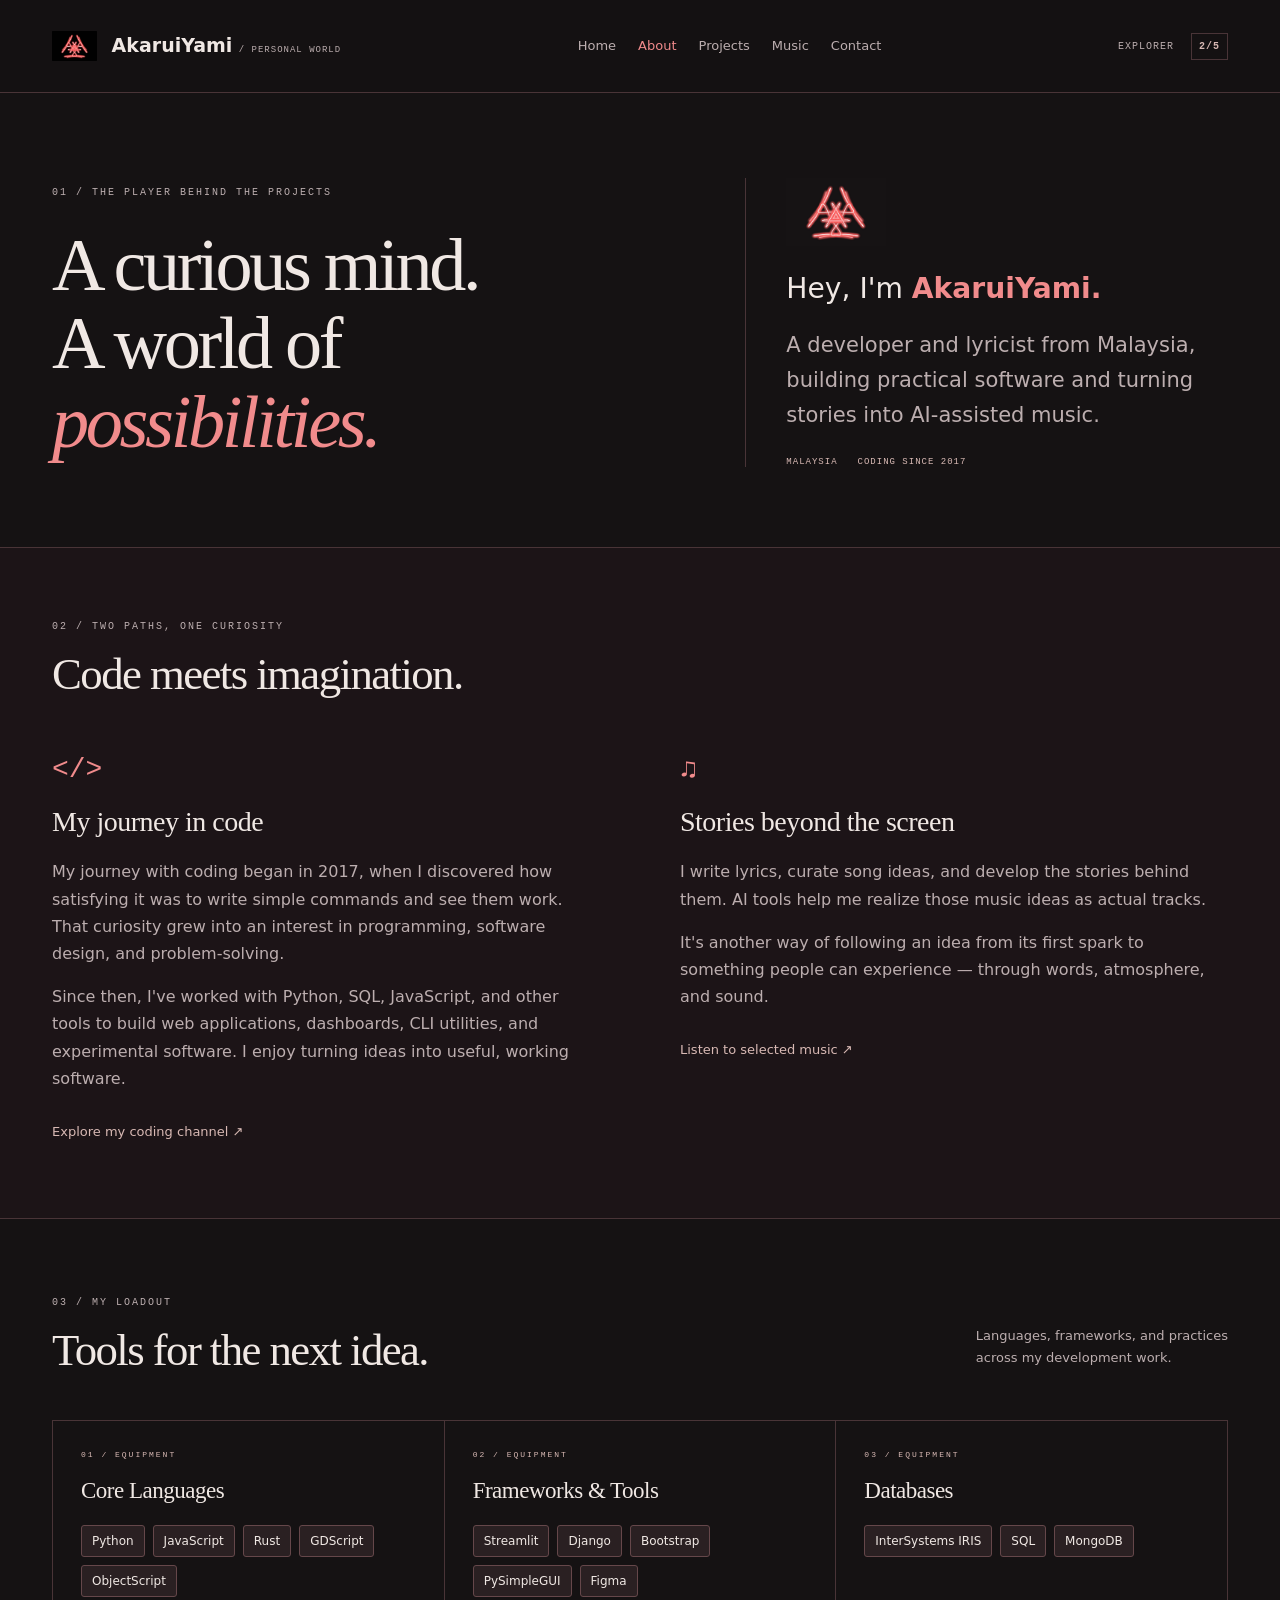
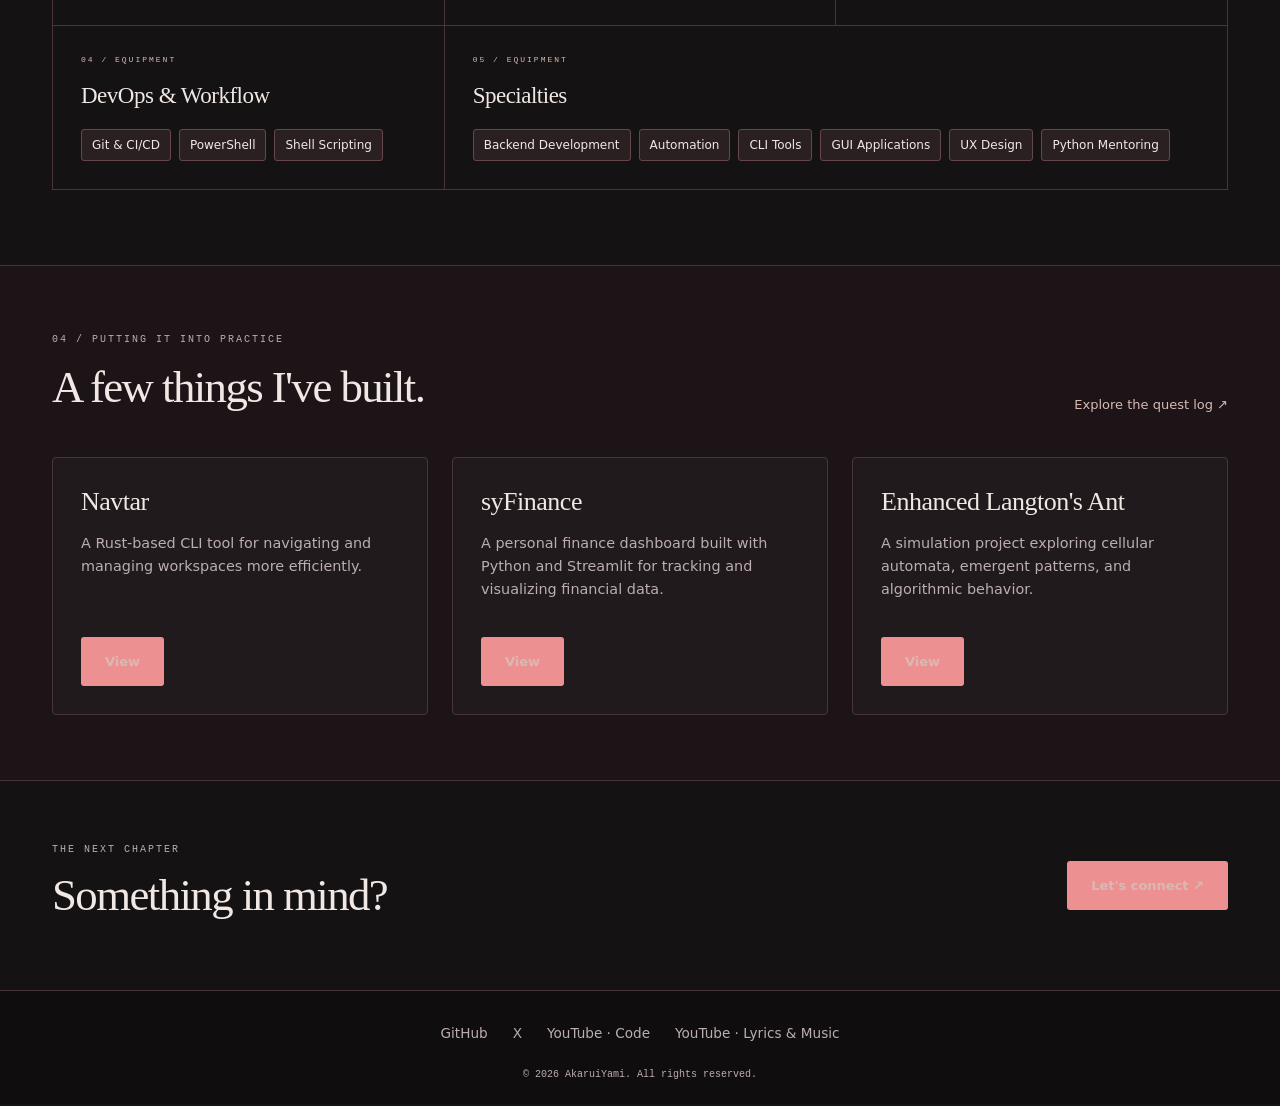
<file: pages/about.html>
<!DOCTYPE html>
<html lang="en">

<head>
    <meta charset="UTF-8">
    <meta name="viewport" content="width=device-width, initial-scale=1.0">
    <title>About AkaruiYami | Developer Portfolio</title>
    <meta name="description" content="Meet AkaruiYami, a developer and lyricist from Malaysia exploring software, automation, original lyrics, and AI-assisted music.">
    <meta name="author" content="AkaruiYami">
    <meta name="robots" content="index, follow">
    <link rel="canonical" href="https://www.akaruiyami.my/pages/about.html">

    <meta property="og:title" content="About AkaruiYami | Developer Portfolio">
    <meta property="og:description" content="Meet AkaruiYami, a developer and lyricist from Malaysia exploring software, automation, original lyrics, and AI-assisted music.">
    <meta property="og:type" content="website">
    <meta property="og:url" content="https://www.akaruiyami.my/pages/about.html">
    <meta property="og:image" content="https://www.akaruiyami.my/statics/assets/akaruiyami-insignia.jpg">

    <meta name="twitter:card" content="summary_large_image">
    <meta name="twitter:title" content="About AkaruiYami | Developer Portfolio">
    <meta name="twitter:description" content="Meet AkaruiYami, a developer and lyricist from Malaysia exploring software, automation, original lyrics, and AI-assisted music.">
    <meta name="twitter:image" content="https://www.akaruiyami.my/statics/assets/akaruiyami-insignia.jpg">

    <link rel="icon" type="image/png" sizes="96x96" href="/statics/assets/favicon.png">
    <link href="https://cdn.jsdelivr.net/npm/bootstrap@5.3.2/dist/css/bootstrap.min.css" rel="stylesheet">
    <link href="/css/theme.css?v=20261104-3" rel="stylesheet">
</head>

<body class="d-flex flex-column min-vh-100">

    <a class="skip-link" href="#main">Skip to content</a>
    <div id="navbar"><nav class="adventure-nav container" aria-label="Main navigation"><a class="world-brand" href="/index.html" aria-label="AkaruiYami home"><img class="brand-insignia" src="/statics/assets/akaruiyami-insignia.jpg" width="45" height="32" alt=""> AkaruiYami<span class="brand-sub"> / PERSONAL WORLD</span></a><div class="world-links"><a class="nav-link" href="/index.html">Home</a><a class="nav-link" href="/pages/about.html">About</a><a class="nav-link" href="/pages/projects.html">Projects</a><a class="nav-link" href="/pages/music.html">Music</a><a class="nav-link" href="/pages/contact.html">Contact</a></div><span class="explorer-status" title="Explore all five pages"><span>EXPLORER</span> <b id="explorer-count">0/5</b></span></nav></div>
    <script src="/js/navbar.js?v=20261104-3"></script>

<main id="main" class="about-page about-world">
<section class="container about-intro" aria-labelledby="about-heading">
  <div><p class="eyebrow">01 / THE PLAYER BEHIND THE PROJECTS</p><h1 id="about-heading">A curious mind.<br>A world of <em>possibilities.</em></h1></div>
  <div class="about-profile"><img src="/statics/assets/akaruiyami-insignia.jpg" alt="AkaruiYami insignia" width="160" height="109"><p>Hey, I'm <strong>AkaruiYami.</strong></p><p>A developer and lyricist from Malaysia, building practical software and turning stories into AI-assisted music.</p><div class="about-profile-meta"><span>MALAYSIA</span><span>CODING SINCE 2017</span></div></div>
</section>
<section class="about-chapters"><div class="container">
  <div class="section-heading"><div><p class="eyebrow">02 / TWO PATHS, ONE CURIOSITY</p><h2>Code meets imagination.</h2></div></div>
  <div class="about-chapter-grid">
    <article><span class="chapter-symbol" aria-hidden="true">&lt;/&gt;</span><h3>My journey in code</h3><p>My journey with coding began in 2017, when I discovered how satisfying it was to write simple commands and see them work. That curiosity grew into an interest in programming, software design, and problem-solving.</p><p>Since then, I've worked with Python, SQL, JavaScript, and other tools to build web applications, dashboards, CLI utilities, and experimental software. I enjoy turning ideas into useful, working software.</p><a class="quiet-link" href="https://www.youtube.com/@akaruiyamicode">Explore my coding channel ↗</a></article>
    <article><span class="chapter-symbol" aria-hidden="true">♫</span><h3>Stories beyond the screen</h3><p>I write lyrics, curate song ideas, and develop the stories behind them. AI tools help me realize those music ideas as actual tracks.</p><p>It's another way of following an idea from its first spark to something people can experience — through words, atmosphere, and sound.</p><a class="quiet-link" href="/pages/music.html">Listen to selected music ↗</a></article>
  </div>
</div></section>
<section class="container about-equipment" aria-labelledby="equipment-heading"><div class="section-heading"><div><p class="eyebrow">03 / MY LOADOUT</p><h2 id="equipment-heading">Tools for the next idea.</h2></div><p>Languages, frameworks, and practices<br>across my development work.</p></div><div class="about-skills-grid"><div class="about-skill-group"><span class="eyebrow">01 / EQUIPMENT</span>
                <h3>Core Languages</h3>
                <div class="skills-strip">
                    <span class="skill-badge">Python</span>
                    <span class="skill-badge">JavaScript</span>
                    <span class="skill-badge">Rust</span>
                    <span class="skill-badge">GDScript</span>
                    <span class="skill-badge">ObjectScript</span>
                </div></div>
<div class="about-skill-group"><span class="eyebrow">02 / EQUIPMENT</span>
                <h3>Frameworks &amp; Tools</h3>
                <div class="skills-strip">
                    <span class="skill-badge">Streamlit</span>
                    <span class="skill-badge">Django</span>
                    <span class="skill-badge">Bootstrap</span>
                    <span class="skill-badge">PySimpleGUI</span>
                    <span class="skill-badge">Figma</span>
                </div></div>
<div class="about-skill-group"><span class="eyebrow">03 / EQUIPMENT</span>
                <h3>Databases</h3>
                <div class="skills-strip">
                    <span class="skill-badge">InterSystems IRIS</span>
                    <span class="skill-badge">SQL</span>
                    <span class="skill-badge">MongoDB</span>
                </div></div>
<div class="about-skill-group"><span class="eyebrow">04 / EQUIPMENT</span>
                <h3>DevOps &amp; Workflow</h3>
                <div class="skills-strip">
                    <span class="skill-badge">Git &amp; CI/CD</span>
                    <span class="skill-badge">PowerShell</span>
                    <span class="skill-badge">Shell Scripting</span>
                </div></div>
<div class="about-skill-group"><span class="eyebrow">05 / EQUIPMENT</span>
                <h3>Specialties</h3>
                <div class="skills-strip">
                    <span class="skill-badge">Backend Development</span>
                    <span class="skill-badge">Automation</span>
                    <span class="skill-badge">CLI Tools</span>
                    <span class="skill-badge">GUI Applications</span>
                    <span class="skill-badge">UX Design</span>
                    <span class="skill-badge">Python Mentoring</span>
                </div></div>
</div></section>
<section class="about-work"><div class="container"><div class="section-heading"><div><p class="eyebrow">04 / PUTTING IT INTO PRACTICE</p><h2>A few things I've built.</h2></div><a class="quiet-link" href="/pages/projects.html">Explore the quest log ↗</a></div>            <div class="featured-grid">
                <div class="featured-card">
                    <div class="card-body">
                        <h3>Navtar</h3>
                        <p>A Rust-based CLI tool for navigating and managing workspaces more efficiently.</p>
                    </div>
                    <div class="card-footer">
                        <a href="https://github.com/AkaruiYami/navtar" class="btn btn-primary btn-sm">View</a>
                    </div>
                </div>
                <div class="featured-card">
                    <div class="card-body">
                        <h3>syFinance</h3>
                        <p>A personal finance dashboard built with Python and Streamlit for tracking and visualizing
                            financial data.</p>
                    </div>
                    <div class="card-footer">
                        <a href="https://github.com/AkaruiYami/syFinance" class="btn btn-primary btn-sm">View</a>
                    </div>
                </div>
                <div class="featured-card">
                    <div class="card-body">
                        <h3>Enhanced Langton's Ant</h3>
                        <p>A simulation project exploring cellular automata, emergent patterns, and algorithmic behavior.
                        </p>
                    </div>
                    <div class="card-footer">
                        <a href="https://github.com/AkaruiYami/enhanced-langton-ant" class="btn btn-primary btn-sm">View</a>
                    </div>
                </div>
            </div>
</div></section>
<section class="container about-outro"><div><p class="eyebrow">THE NEXT CHAPTER</p><h2>Something in mind?</h2></div><a class="btn btn-primary" href="/pages/contact.html">Let's connect ↗</a></section>
</main>

    <div id="footer-container"><footer class="footer-sigil text-center py-4">
  <div class="container">
    <div class="footer-social">
      <a href="https://github.com/AkaruiYami" target="_blank" rel="noopener noreferrer">GitHub</a>
      <a href="https://x.com/AkaruiYamiCode" target="_blank" rel="noopener noreferrer">X</a>
      <a href="https://www.youtube.com/@akaruiyamicode" target="_blank" rel="noopener noreferrer">YouTube · Code</a>
      <a href="https://www.youtube.com/@akaruiyamilyrics" target="_blank" rel="noopener noreferrer">YouTube · Lyrics &amp; Music</a>
    </div>
    <p class="mb-0 small">
      &copy; <span id="copyright-year">2026</span> AkaruiYami. All rights reserved.
    </p>
  </div>
</footer>
</div>


    <script src="/js/footer.js?v=20261104-3"></script>
    <script src="/js/progress.js?v=20261104-3"></script>
    <script src="/js/reveal.js?v=20261104-3"></script>
    <script src="/js/backtotop.js?v=20261104-3"></script>
</body>

</html>
</file>
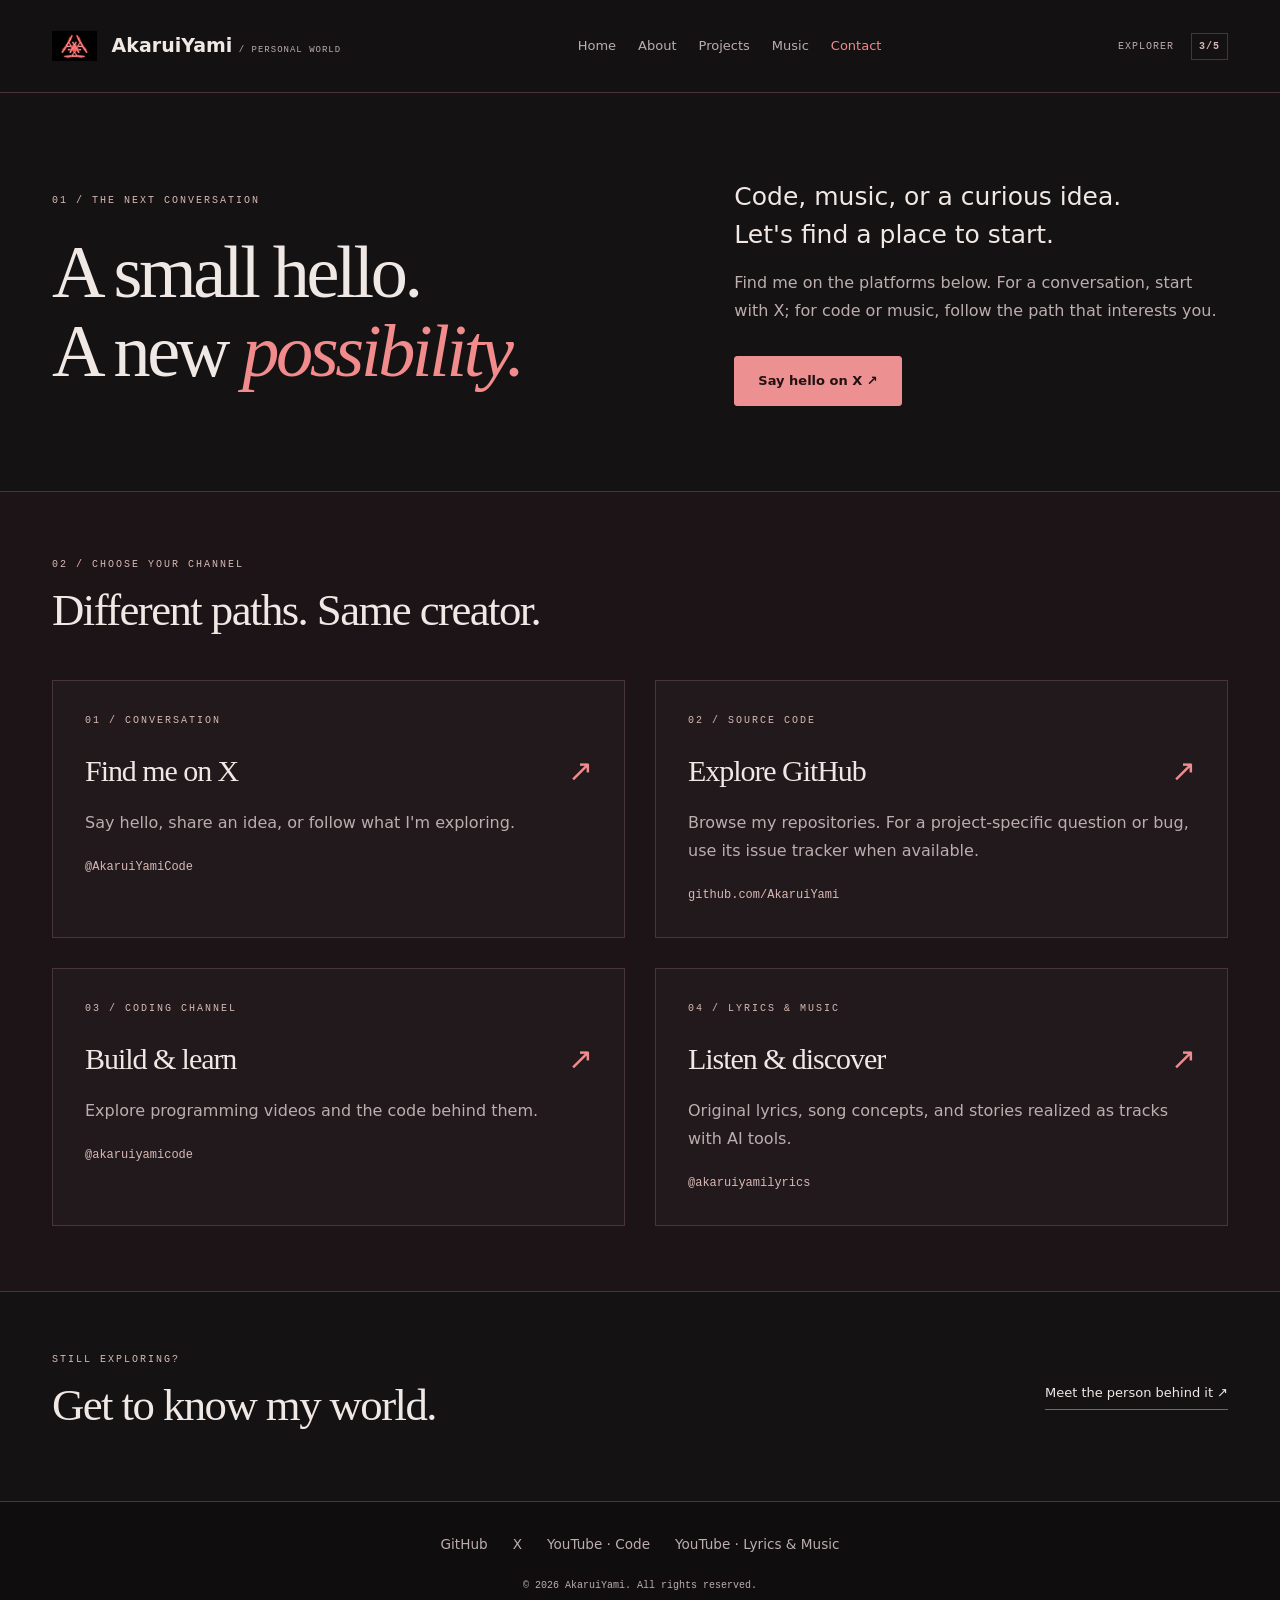
<file: pages/contact.html>
<!DOCTYPE html>
<html lang="en">

<head>
  <meta charset="UTF-8" />
  <meta name="viewport" content="width=device-width, initial-scale=1.0" />
  <title>Contact Me | AkaruiYami</title>
  <meta name="description" content="Get in touch with AkaruiYami. Follow on GitHub, Twitter, and YouTube." />
  <meta name="author" content="AkaruiYami" />
  <meta name="robots" content="index, follow" />
  <link rel="canonical" href="https://www.akaruiyami.my/pages/contact.html" />

  <meta property="og:title" content="Contact Me | AkaruiYami" />
  <meta property="og:description" content="Get in touch with AkaruiYami. Follow on GitHub, Twitter, and YouTube." />
  <meta property="og:type" content="website" />
  <meta property="og:url" content="https://www.akaruiyami.my/pages/contact.html" />
  <meta property="og:image" content="https://www.akaruiyami.my/statics/assets/akaruiyami-insignia.jpg" />

  <meta name="twitter:card" content="summary_large_image" />
  <meta name="twitter:title" content="Contact Me | AkaruiYami" />
  <meta name="twitter:description" content="Get in touch with AkaruiYami. Follow on GitHub, Twitter, and YouTube." />
  <meta name="twitter:image" content="https://www.akaruiyami.my/statics/assets/akaruiyami-insignia.jpg" />

  <link rel="icon" type="image/png" sizes="96x96" href="/statics/assets/favicon.png" />
  <!-- Bootstrap CSS -->
  <link href="https://cdn.jsdelivr.net/npm/bootstrap@5.3.2/dist/css/bootstrap.min.css" rel="stylesheet" />
  <link href="/css/theme.css?v=20261104-3" rel="stylesheet">
</head>

<body class="d-flex flex-column min-vh-100">
  <a class="skip-link" href="#main">Skip to content</a>
  <div id="navbar"><nav class="adventure-nav container" aria-label="Main navigation"><a class="world-brand" href="/index.html" aria-label="AkaruiYami home"><img class="brand-insignia" src="/statics/assets/akaruiyami-insignia.jpg" width="45" height="32" alt=""> AkaruiYami<span class="brand-sub"> / PERSONAL WORLD</span></a><div class="world-links"><a class="nav-link" href="/index.html">Home</a><a class="nav-link" href="/pages/about.html">About</a><a class="nav-link" href="/pages/projects.html">Projects</a><a class="nav-link" href="/pages/music.html">Music</a><a class="nav-link" href="/pages/contact.html">Contact</a></div><span class="explorer-status" title="Explore all five pages"><span>EXPLORER</span> <b id="explorer-count">0/5</b></span></nav></div>
  <script src="/js/navbar.js?v=20261104-3"></script>

<main id="main" class="contact-page contact-world">
<section class="container destination-intro"><div><p class="eyebrow">01 / THE NEXT CONVERSATION</p><h1>A small hello.<br>A new <em>possibility.</em></h1></div><div class="destination-lead"><p>Code, music, or a curious idea.<br>Let's find a place to start.</p><p>Find me on the platforms below. For a conversation, start with X; for code or music, follow the path that interests you.</p><a class="btn btn-primary" href="https://x.com/AkaruiYamiCode">Say hello on X ↗</a></div></section>
<section class="contact-channels"><div class="container"><div class="section-heading"><div><p class="eyebrow">02 / CHOOSE YOUR CHANNEL</p><h2>Different paths. Same creator.</h2></div></div><div class="contact-grid">
<a class="contact-route" href="https://x.com/AkaruiYamiCode"><span class="eyebrow">01 / CONVERSATION</span><h3>Find me on X <span>↗</span></h3><p>Say hello, share an idea, or follow what I'm exploring.</p><span class="route-handle">@AkaruiYamiCode</span></a>
<a class="contact-route" href="https://github.com/AkaruiYami"><span class="eyebrow">02 / SOURCE CODE</span><h3>Explore GitHub <span>↗</span></h3><p>Browse my repositories. For a project-specific question or bug, use its issue tracker when available.</p><span class="route-handle">github.com/AkaruiYami</span></a>
<a class="contact-route" href="https://www.youtube.com/@akaruiyamicode"><span class="eyebrow">03 / CODING CHANNEL</span><h3>Build &amp; learn <span>↗</span></h3><p>Explore programming videos and the code behind them.</p><span class="route-handle">@akaruiyamicode</span></a>
<a class="contact-route" href="https://www.youtube.com/@akaruiyamilyrics"><span class="eyebrow">04 / LYRICS &amp; MUSIC</span><h3>Listen &amp; discover <span>↗</span></h3><p>Original lyrics, song concepts, and stories realized as tracks with AI tools.</p><span class="route-handle">@akaruiyamilyrics</span></a>
</div></div></section>
<section class="container about-outro"><div><p class="eyebrow">STILL EXPLORING?</p><h2>Get to know my world.</h2></div><a class="quiet-link" href="/pages/about.html">Meet the person behind it ↗</a></section>
</main>

  <div id="footer-container"><footer class="footer-sigil text-center py-4">
  <div class="container">
    <div class="footer-social">
      <a href="https://github.com/AkaruiYami" target="_blank" rel="noopener noreferrer">GitHub</a>
      <a href="https://x.com/AkaruiYamiCode" target="_blank" rel="noopener noreferrer">X</a>
      <a href="https://www.youtube.com/@akaruiyamicode" target="_blank" rel="noopener noreferrer">YouTube · Code</a>
      <a href="https://www.youtube.com/@akaruiyamilyrics" target="_blank" rel="noopener noreferrer">YouTube · Lyrics &amp; Music</a>
    </div>
    <p class="mb-0 small">
      &copy; <span id="copyright-year">2026</span> AkaruiYami. All rights reserved.
    </p>
  </div>
</footer>
</div>


  <script src="/js/footer.js?v=20261104-3"></script>
  <script src="/js/progress.js?v=20261104-3"></script>
  <script src="/js/reveal.js?v=20261104-3"></script>
  <script src="/js/backtotop.js?v=20261104-3"></script>
</body>

</html>
</file>
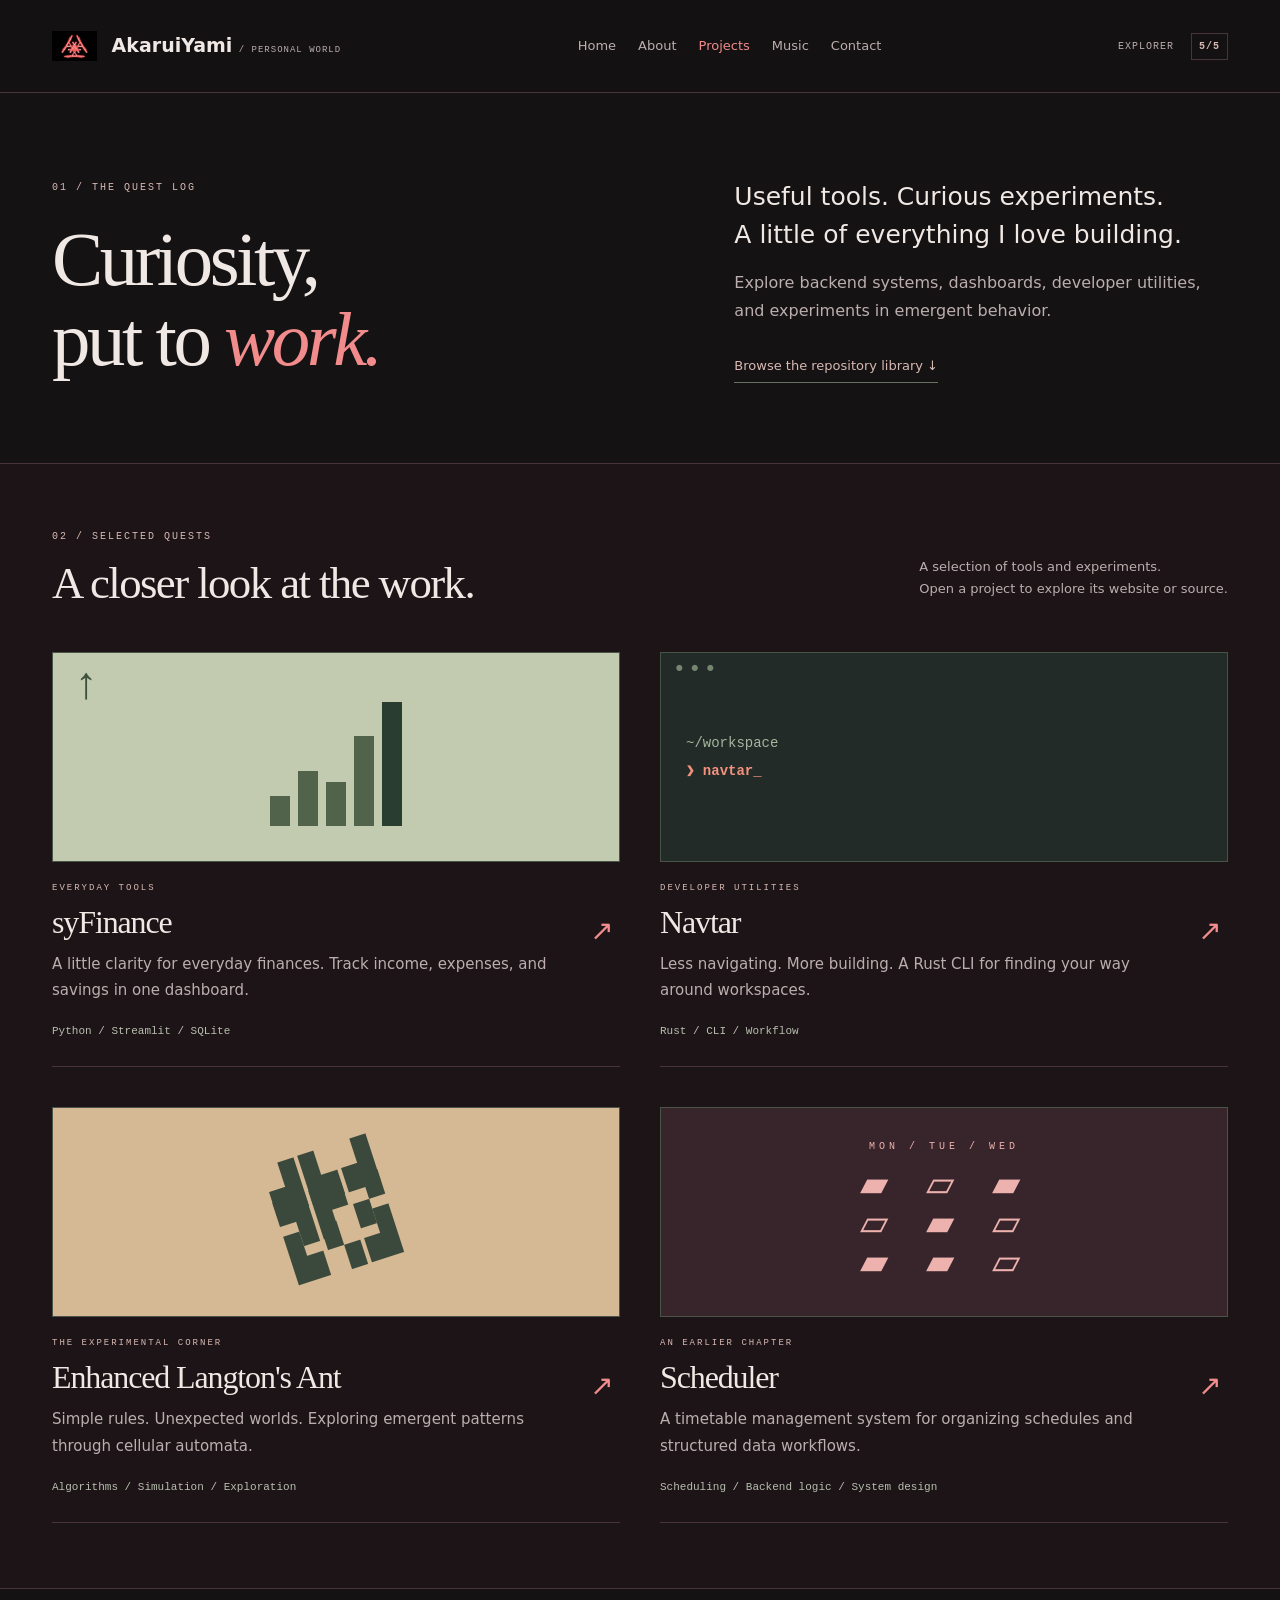
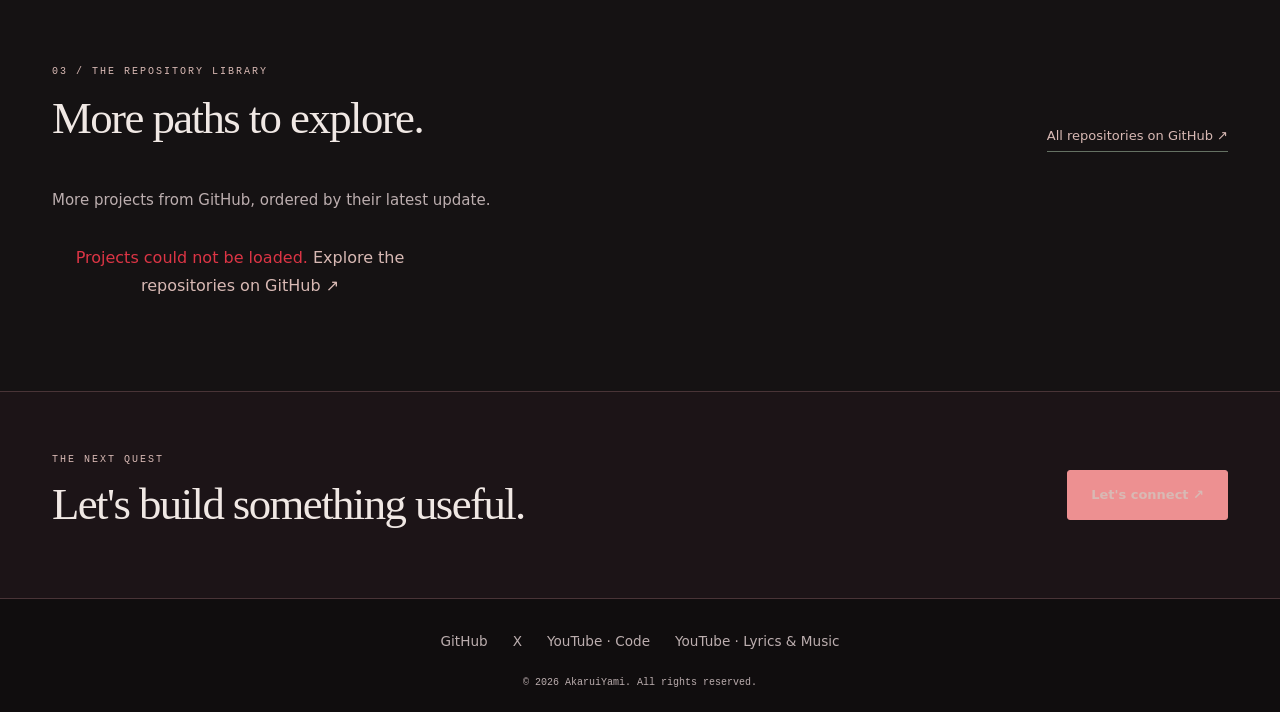
<file: pages/projects.html>
<!DOCTYPE html>
<html lang="en">

<head>
    <meta charset="UTF-8" />
    <meta name="viewport" content="width=device-width, initial-scale=1.0" />
    <title>Projects | AkaruiYami Portfolio</title>
    <meta name="description"
        content="Explore featured and other software projects by AkaruiYami, including web applications, finance dashboards, AI tools, and experimental development work." />

    <link rel="icon" type="image/png" sizes="96x96" href="/statics/assets/favicon.png">
    <!-- Bootstrap CSS -->
    <link href="https://cdn.jsdelivr.net/npm/bootstrap@5.3.2/dist/css/bootstrap.min.css" rel="stylesheet" />
    <link href="/css/theme.css?v=20261104-3" rel="stylesheet">
</head>

<body class="d-flex flex-column min-vh-100">
    <a class="skip-link" href="#main">Skip to content</a>
    <div id="navbar"><nav class="adventure-nav container" aria-label="Main navigation"><a class="world-brand" href="/index.html" aria-label="AkaruiYami home"><img class="brand-insignia" src="/statics/assets/akaruiyami-insignia.jpg" width="45" height="32" alt=""> AkaruiYami<span class="brand-sub"> / PERSONAL WORLD</span></a><div class="world-links"><a class="nav-link" href="/index.html">Home</a><a class="nav-link" href="/pages/about.html">About</a><a class="nav-link" href="/pages/projects.html">Projects</a><a class="nav-link" href="/pages/music.html">Music</a><a class="nav-link" href="/pages/contact.html">Contact</a></div><span class="explorer-status" title="Explore all five pages"><span>EXPLORER</span> <b id="explorer-count">0/5</b></span></nav></div>
    <script src="/js/navbar.js?v=20261104-3"></script>

<main id="main" class="projects-page projects-world">
<section class="container projects-intro"><div><p class="eyebrow">01 / THE QUEST LOG</p><h1>Curiosity,<br>put to <em>work.</em></h1></div><div class="projects-intro-copy"><p>Useful tools. Curious experiments.<br>A little of everything I love building.</p><p>Explore backend systems, dashboards, developer utilities, and experiments in emergent behavior.</p><a class="quiet-link" href="#repository-library">Browse the repository library ↓</a></div></section>
<section class="project-feature-band"><div class="container"><div class="section-heading"><div><p class="eyebrow">02 / SELECTED QUESTS</p><h2>A closer look at the work.</h2></div><p>A selection of tools and experiments.<br>Open a project to explore its website or source.</p></div><div class="project-highlights">
<a class="quest-row" href="https://github.com/AkaruiYami/syFinance"><span class="quest-number">01</span><div class="project-art finance-art" aria-hidden="true"><span>↑</span><i></i><i></i><i></i><i></i><i></i></div><div class="quest-description"><span class="eyebrow">EVERYDAY TOOLS</span><h3>syFinance</h3><p>A little clarity for everyday finances. Track income, expenses, and savings in one dashboard.</p><span class="project-tags">Python / Streamlit / SQLite</span></div><span class="project-arrow">↗</span></a>
<a class="quest-row" href="https://github.com/AkaruiYami/navtar"><span class="quest-number">02</span><div class="project-art terminal-art" aria-hidden="true"><small>● ● ●</small><span>~/workspace<br><b>❯ navtar_</b></span></div><div class="quest-description"><span class="eyebrow">DEVELOPER UTILITIES</span><h3>Navtar</h3><p>Less navigating. More building. A Rust CLI for finding your way around workspaces.</p><span class="project-tags">Rust / CLI / Workflow</span></div><span class="project-arrow">↗</span></a>
<a class="quest-row" href="https://github.com/AkaruiYami/enhanced-langton-ant"><span class="quest-number">03</span><div class="project-art ant-art" aria-hidden="true"><span>▟▙▟<br>▜▛▞<br>▙▚▟</span></div><div class="quest-description"><span class="eyebrow">THE EXPERIMENTAL CORNER</span><h3>Enhanced Langton's Ant</h3><p>Simple rules. Unexpected worlds. Exploring emergent patterns through cellular automata.</p><span class="project-tags">Algorithms / Simulation / Exploration</span></div><span class="project-arrow">↗</span></a>
<a class="quest-row" href="https://github.com/AkaruiYami/Scheduler"><span class="quest-number">04</span><div class="project-art schedule-art" aria-hidden="true"><span>MON / TUE / WED</span><div>▰ ▱ ▰<br>▱ ▰ ▱<br>▰ ▰ ▱</div></div><div class="quest-description"><span class="eyebrow">AN EARLIER CHAPTER</span><h3>Scheduler</h3><p>A timetable management system for organizing schedules and structured data workflows.</p><span class="project-tags">Scheduling / Backend logic / System design</span></div><span class="project-arrow">↗</span></a></div></div></section>
<section class="container repository-library" id="repository-library" aria-labelledby="library-heading"><div class="section-heading"><div><p class="eyebrow">03 / THE REPOSITORY LIBRARY</p><h2 id="library-heading">More paths to explore.</h2></div><a class="quiet-link" href="https://github.com/AkaruiYami?tab=repositories">All repositories on GitHub ↗</a></div><p class="library-intro">More projects from GitHub, ordered by their latest update.</p><div id="projects" class="row row-cols-1 row-cols-md-2 row-cols-lg-3 g-4"><p class="repository-loading" role="status">Loading projects from GitHub…</p></div></section>
<section class="project-closing"><div class="container about-outro"><div><p class="eyebrow">THE NEXT QUEST</p><h2>Let's build something useful.</h2></div><a class="btn btn-primary" href="/pages/contact.html">Let's connect ↗</a></div></section>
</main>

    <div id="footer-container"><footer class="footer-sigil text-center py-4">
  <div class="container">
    <div class="footer-social">
      <a href="https://github.com/AkaruiYami" target="_blank" rel="noopener noreferrer">GitHub</a>
      <a href="https://x.com/AkaruiYamiCode" target="_blank" rel="noopener noreferrer">X</a>
      <a href="https://www.youtube.com/@akaruiyamicode" target="_blank" rel="noopener noreferrer">YouTube · Code</a>
      <a href="https://www.youtube.com/@akaruiyamilyrics" target="_blank" rel="noopener noreferrer">YouTube · Lyrics &amp; Music</a>
    </div>
    <p class="mb-0 small">
      &copy; <span id="copyright-year">2026</span> AkaruiYami. All rights reserved.
    </p>
  </div>
</footer>
</div>


    <script src="/js/footer.js?v=20261104-3"></script>
    <script src="/js/projects.js?v=20261105-1"></script>
    <script src="/js/progress.js?v=20261104-3"></script>
    <script src="/js/reveal.js?v=20261104-3"></script>
    <script src="/js/backtotop.js?v=20261104-3"></script>
</body>

</html>
</file>
<file: css/theme.css>
@font-face {
  font-family: "Jersey";
  src: url("/statics/fonts/Jersey15-Regular.ttf") format("truetype");
  font-weight: normal;
  font-style: normal;
  font-display: swap;
}

:root {
  /* Core identity */
  --bg-main: #0a0a0a;
  --bg-card: #0f0f0f;

  --red-glow: #ff0033;
  --cold-accent: #8ab4f8;

  --text-main: #e6e6e6;
  --text-muted: #b0b0b0;
  --border-soft: #1c1c1c;
}

/* Base */
html {
  scroll-behavior: smooth;
}

body {
  background-color: var(--bg-main);
  color: var(--text-main);
  font-family:
    system-ui,
    -apple-system,
    BlinkMacSystemFont,
    "Segoe UI",
    Roboto,
    Oxygen,
    Ubuntu,
    Cantarell,
    "Helvetica Neue",
    Arial,
    sans-serif;
  animation: fadeInPage 0.35s ease;
}

/* Typography */
p {
  color: var(--text-muted);
}

/* Headings */
h1,
h2,
h3 {
  color: var(--text-main);
}

h1,
h2,
h3,
.navbar-brand {
  font-family: "Jersey", sans-serif;
  letter-spacing: 0.15em;
}

h1 {
  text-transform: uppercase;
  text-shadow: 0 0 12px rgba(255, 0, 51, 0.4);
}

.navbar-brand {
  font-size: 1.2rem;
  text-shadow: 0 0 10px rgba(255, 0, 51, 0.35);
}

/* Cards */
.card {
  background-color: var(--bg-card);
  border: 1px solid var(--border-soft);
}

/* Primary Action (RED) */
.btn-primary {
  background: linear-gradient(180deg, #ff3355, #cc0028);
  color: #ffffff;
  font-weight: 700;
  text-shadow: 0 1px 2px rgba(0, 0, 0, 0.6);
}

.btn-primary:hover {
  background-color: #ff0033;
  box-shadow:
    inset 0 0 0 1px rgba(255, 255, 255, 0.12),
    0 0 16px rgba(255, 0, 51, 0.35);
}

/* Secondary Action (COLD) */
.btn-outline-secondary {
  color: var(--cold-accent);
  border-color: var(--cold-accent);
}

.btn-outline-secondary:hover {
  background-color: var(--cold-accent);
  color: #020617;
}

/* Links */
a {
  color: var(--cold-accent);
}

a:hover {
  color: #a7c7ff;
}

/* Logo / Special Glow */
.glow-red {
  box-shadow: 0 0 30px rgba(255, 0, 51, 0.55);
}

/* NAVBAR */
#navbar {
  position: sticky;
  top: 0;
  z-index: 1020;
}

.navbar-sigil {
  background: rgba(10, 10, 10, 0.92);
  border-bottom: 1px solid var(--border-soft);
  backdrop-filter: blur(6px);
}

/* Brand text */
.navbar-sigil .navbar-brand {
  color: var(--red-glow);
  letter-spacing: 0.12em;
  text-transform: uppercase;
  font-weight: 700;
}

.navbar-sigil .navbar-brand:hover {
  color: #ffffff;
  text-shadow: 0 0 14px rgba(255, 0, 51, 0.55);
}

/* Links */
.navbar-sigil .nav-link {
  color: var(--text-muted);
  font-weight: 500;
}

.navbar-sigil .nav-link:hover {
  color: var(--cold-accent);
}

/* "Active" link styling (add .active in HTML, or do it via JS later) */
.navbar-sigil .nav-link.active {
  color: var(--red-glow);
  text-shadow: 0 0 10px rgba(255, 0, 51, 0.45);
}

/* Toggler button glow */
.navbar-sigil .navbar-toggler {
  border-color: rgba(255, 0, 51, 0.35);
}

.navbar-sigil .navbar-toggler:focus {
  box-shadow: 0 0 0 0.2rem rgba(255, 0, 51, 0.25);
}

/* FOOTER */
.footer-sigil {
  background: rgba(10, 10, 10, 0.96);
  border-top: 1px solid var(--border-soft);
  color: var(--text-muted);
}

.footer-sigil p {
  margin: 0;
}

/* ABOUT PAGE WRAPPER */
.about-page {
  max-width: 900px;
  margin: 0 auto;
}

/* Page title */
.about-page h1 {
  font-family: "Jersey", sans-serif;
  letter-spacing: 0.18em;
  text-transform: uppercase;
  margin-bottom: 2rem;
  text-shadow: 0 0 14px rgba(255, 0, 51, 0.45);
}

/* Section headings */
.about-page h3 {
  font-family: "Jersey", sans-serif;
  letter-spacing: 0.14em;
  margin-top: 3rem;
  color: var(--text-main);
}

/* Paragraphs */
.about-page p {
  line-height: 1.7;
  color: var(--text-muted);
}

/* Highlight name */
.about-page strong {
  color: var(--red-glow);
}

.about-page a {
  color: var(--cold-accent);
  text-decoration: none;
  border-bottom: 1px solid transparent;
}

.about-page a:hover {
  border-bottom-color: var(--cold-accent);
}

/* Skill group labels */
.skill-group-label {
  font-family: "Jersey", sans-serif;
  letter-spacing: 0.12em;
  text-transform: uppercase;
  font-size: 0.8rem;
  color: var(--text-muted);
  margin-bottom: 0.75rem;
  text-align: center;
}

/* Center skill strips within skill groups */
.skill-group .skills-strip {
  justify-content: center;
}

/* List group reset for dark theme */
.list-group-item {
  background-color: transparent;
  color: var(--text-muted);
  border: none;
  padding-left: 0;
}

/* Add subtle divider */
.list-group-item:not(:last-child) {
  border-bottom: 1px solid var(--border-soft);
}

/* Emphasis inside list */
.list-group-item strong {
  color: var(--text-main);
}

/* Red divider glyph */
.divider-glyph {
  display: flex;
  align-items: center;
  justify-content: center;
  margin: 3rem 0;
  color: var(--red-glow);
  font-family: "Jersey", sans-serif;
  letter-spacing: 0.4em;
  font-size: 1.2rem;
  text-shadow: 0 0 12px rgba(255, 0, 51, 0.45);
}

.divider-glyph::before,
.divider-glyph::after {
  content: "";
  flex: 1;
  height: 1px;
  background: linear-gradient(
    to var(--dir, right),
    transparent,
    rgba(255, 0, 51, 0.6)
  );
  margin: 0 1rem;
}

.divider-glyph::after {
  --dir: left;
}

/* PROJECTS PAGE */
.projects-page h1 {
  font-family: "Jersey", sans-serif;
  letter-spacing: 0.18em;
  text-transform: uppercase;
  text-shadow: 0 0 14px rgba(255, 0, 51, 0.45);
}

/* Card base */
.projects-page .card {
  background: radial-gradient(
    120% 120% at 50% 0%,
    rgba(255, 0, 51, 0.08),
    rgba(10, 10, 10, 0.98)
  );
  border: 1px solid var(--border-soft);
  border-radius: 14px;
  overflow: hidden;
  transition:
    transform 160ms ease,
    box-shadow 160ms ease,
    border-color 160ms ease;
}

/* Card hover: lift + red glow */
.projects-page .card:hover {
  transform: translateY(-4px);
  border-color: rgba(255, 0, 51, 0.35);
  box-shadow: 0 0 22px rgba(255, 0, 51, 0.2);
}

/* Card content */
.projects-page .card-title {
  font-family: "Jersey", sans-serif;
  letter-spacing: 0.1em;
  color: var(--text-main);
}

.projects-page .card-text {
  color: var(--text-muted);
  line-height: 1.6;
}

/* Badges/tags if you use them */
.projects-page .badge {
  background-color: rgba(255, 0, 51, 0.14);
  color: var(--text-main);
  border: 1px solid rgba(255, 0, 51, 0.25);
}

/* Links inside cards */
.projects-page a {
  color: var(--cold-accent);
  text-decoration: none;
}

.projects-page a:hover {
  color: #a7c7ff;
  text-shadow: 0 0 10px rgba(138, 180, 248, 0.25);
}

/* Buttons in cards */
.projects-page .btn-primary {
  box-shadow: 0 0 0 rgba(255, 0, 51, 0);
}

.projects-page .btn-primary:hover {
  box-shadow: 0 0 18px rgba(255, 0, 51, 0.35);
}

/* Tagline/meta text in project cards (Bootstrap .text-muted override) */
.projects-page .text-muted {
  color: #909090 !important;
}

/* Accent outline button (replaces Bootstrap success) */
.btn-outline-accent {
  color: var(--cold-accent);
  border-color: var(--cold-accent);
}

.btn-outline-accent:hover {
  background-color: var(--cold-accent);
  color: #020617;
  box-shadow: 0 0 16px rgba(138, 180, 248, 0.35);
}

.project-card .small {
  color: var(--text-muted);
  font-size: 0.85rem;
}
.project-card::after {
  content: "△";
  position: absolute;
  bottom: 12px;
  right: 14px;
  font-family: "Jersey", sans-serif;
  color: rgba(255, 0, 51, 0.4);
  text-shadow: 0 0 10px rgba(255, 0, 51, 0.35);
}

.project-card {
  position: relative;
}

.text-muted {
  color: var(--text-muted);
}

/* =============================================
   ANIMATIONS
   ============================================= */
@keyframes blink {
  0%,
  100% {
    opacity: 1;
  }
  50% {
    opacity: 0;
  }
}

@keyframes shimmer {
  0% {
    background-position: -200% 0;
  }
  100% {
    background-position: 200% 0;
  }
}

@keyframes fadeUp {
  from {
    opacity: 0;
    transform: translateY(24px);
  }
  to {
    opacity: 1;
    transform: translateY(0);
  }
}

@keyframes fadeInPage {
  from {
    opacity: 0;
  }
  to {
    opacity: 1;
  }
}

/* =============================================
   SCROLL REVEAL
   ============================================= */
.reveal {
  opacity: 0;
  transform: translateY(24px);
  transition:
    opacity 0.6s ease,
    transform 0.6s ease;
}

.reveal.visible {
  opacity: 1;
  transform: translateY(0);
}

/* =============================================
   SKELETON LOADER
   ============================================= */
.skeleton {
  background: linear-gradient(
    90deg,
    var(--bg-card) 25%,
    #1e1e1e 50%,
    var(--bg-card) 75%
  );
  background-size: 200% 100%;
  animation: shimmer 1.4s ease-in-out infinite;
  border-radius: 6px;
}

.skeleton-text {
  height: 1em;
  margin-bottom: 0.6em;
  width: 100%;
}

.skeleton-text-short {
  width: 60%;
}

.skeleton-card {
  height: 200px;
  border-radius: 14px;
}

/* =============================================
   TYPING CURSOR
   ============================================= */
.typing-cursor {
  display: inline-block;
  width: 3px;
  height: 1em;
  background: var(--red-glow);
  margin-left: 4px;
  animation: blink 0.8s step-end infinite;
  vertical-align: text-bottom;
}

/* =============================================
   HERO SECTION
   ============================================= */
.hero-section {
  min-height: 80vh;
  display: flex;
  align-items: center;
  justify-content: center;
  position: relative;
  overflow: hidden;
}

.hero-section::before {
  content: "";
  position: absolute;
  inset: 0;
  background: radial-gradient(
    ellipse 80% 60% at 50% 0%,
    rgba(255, 0, 51, 0.08),
    transparent
  );
  pointer-events: none;
}

.hero-content {
  position: relative;
  z-index: 1;
}

.hero-title {
  font-family: "Jersey", sans-serif;
  font-size: clamp(2.2rem, 6vw, 4rem);
  text-transform: uppercase;
  text-shadow: 0 0 20px rgba(255, 0, 51, 0.5);
  letter-spacing: 0.12em;
  line-height: 1.2;
}

.hero-subtitle {
  font-size: clamp(1rem, 2.5vw, 1.4rem);
  color: var(--text-muted);
  max-width: 640px;
  margin-left: auto;
  margin-right: auto;
  line-height: 1.7;
}

.hero-cta {
  display: flex;
  gap: 1rem;
  justify-content: center;
  flex-wrap: wrap;
}

/* =============================================
   SKILLS STRIP (homepage)
   ============================================= */
.skills-strip {
  display: flex;
  flex-wrap: wrap;
  justify-content: center;
  gap: 0.6rem;
  margin-top: 2rem;
}

.skill-badge {
  display: inline-flex;
  align-items: center;
  gap: 0.4rem;
  padding: 0.35rem 1rem;
  border-radius: 20px;
  background: rgba(255, 0, 51, 0.08);
  border: 1px solid rgba(255, 0, 51, 0.18);
  color: var(--text-main);
  font-size: 0.85rem;
  font-weight: 500;
  transition:
    background 0.2s,
    border-color 0.2s;
}

.skill-badge:hover {
  background: rgba(255, 0, 51, 0.16);
  border-color: rgba(255, 0, 51, 0.35);
}

/* =============================================
   FEATURED PROJECTS (homepage)
   ============================================= */
.featured-grid {
  display: grid;
  grid-template-columns: repeat(auto-fit, minmax(280px, 1fr));
  gap: 1.5rem;
}

.featured-card {
  display: flex;
  flex-direction: column;
  background: radial-gradient(
    120% 120% at 50% 0%,
    rgba(255, 0, 51, 0.06),
    rgba(10, 10, 10, 0.98)
  );
  border: 1px solid var(--border-soft);
  border-radius: 14px;
  padding: 1.5rem;
  transition:
    transform 160ms ease,
    border-color 160ms ease,
    box-shadow 160ms ease;
}

.featured-card .card-body {
  flex: 1;
}

.featured-card .card-footer {
  margin-top: auto;
}

.featured-card:hover {
  transform: translateY(-4px);
  border-color: rgba(255, 0, 51, 0.35);
  box-shadow: 0 0 22px rgba(255, 0, 51, 0.18);
}

.featured-card h3 {
  font-family: "Jersey", sans-serif;
  letter-spacing: 0.08em;
  font-size: 1.2rem;
}

.featured-card p {
  color: var(--text-muted);
  font-size: 0.9rem;
  line-height: 1.6;
}

/* About page projects: force 3-column row */
.about-page .featured-grid {
  grid-template-columns: repeat(3, 1fr);
}

@media (max-width: 850px) {
  .about-page .featured-grid {
    grid-template-columns: 1fr;
  }
}

/* =============================================
   CONTACT PAGE
   ============================================= */
.contact-page h1 {
  font-family: "Jersey", sans-serif;
  letter-spacing: 0.18em;
  text-transform: uppercase;
  text-shadow: 0 0 14px rgba(255, 0, 51, 0.45);
}

.contact-page .lead {
  color: var(--text-muted);
}

.social-btn-group {
  display: flex;
  flex-wrap: wrap;
  justify-content: center;
  gap: 1rem;
}

.social-btn {
  display: inline-flex;
  align-items: center;
  gap: 0.5rem;
  padding: 0.6rem 1.5rem;
  border-radius: 8px;
  font-weight: 600;
  font-size: 0.95rem;
  text-decoration: none;
  border: 1px solid var(--border-soft);
  color: var(--text-main);
  background: var(--bg-card);
  transition: all 0.2s ease;
}

.social-btn:hover {
  transform: translateY(-2px);
  border-color: rgba(255, 0, 51, 0.35);
  color: #fff;
}

.social-btn.github:hover {
  border-color: #6e40c9;
  box-shadow: 0 0 14px rgba(110, 64, 201, 0.25);
}

.social-btn.twitter:hover {
  border-color: #1d9bf0;
  box-shadow: 0 0 14px rgba(29, 155, 240, 0.25);
}

.social-btn.youtube:hover {
  border-color: #ff0033;
  box-shadow: 0 0 14px rgba(255, 0, 51, 0.25);
}

/* =============================================
   CUSTOM CAROUSEL CONTROLS
   ============================================= */
.carousel-control-custom {
  width: 44px;
  height: 44px;
  border-radius: 50%;
  background: rgba(255, 255, 255, 0.08) !important;
  border: 1px solid rgba(255, 255, 255, 0.12) !important;
  top: 50%;
  transform: translateY(-50%);
  opacity: 0.7;
  transition:
    opacity 0.2s,
    background 0.2s;
}

.carousel-control-custom:hover {
  opacity: 1;
  background: rgba(255, 0, 51, 0.2) !important;
  border-color: rgba(255, 0, 51, 0.35) !important;
}

.carousel-control-custom .carousel-control-prev-icon,
.carousel-control-custom .carousel-control-next-icon {
  filter: brightness(0) invert(1);
}

/* =============================================
   BACK TO TOP
   ============================================= */
.back-to-top {
  position: fixed;
  bottom: 2rem;
  right: 2rem;
  width: 44px;
  height: 44px;
  border-radius: 50%;
  background: rgba(255, 0, 51, 0.15);
  border: 1px solid rgba(255, 0, 51, 0.3);
  color: #fff;
  font-size: 1.2rem;
  display: flex;
  align-items: center;
  justify-content: center;
  cursor: pointer;
  opacity: 0;
  transform: translateY(12px);
  transition:
    opacity 0.3s ease,
    transform 0.3s ease,
    background 0.2s;
  z-index: 1050;
  pointer-events: none;
}

.back-to-top.visible {
  opacity: 1;
  transform: translateY(0);
  pointer-events: auto;
}

.back-to-top:hover {
  background: rgba(255, 0, 51, 0.3);
  box-shadow: 0 0 14px rgba(255, 0, 51, 0.3);
}

/* =============================================
   FOOTER SOCIAL LINKS
   ============================================= */
.footer-sigil .footer-social {
  display: flex;
  justify-content: center;
  gap: 1.2rem;
  margin-bottom: 0.6rem;
}

.footer-sigil .footer-social a {
  color: var(--text-muted);
  font-size: 0.85rem;
  text-decoration: none;
  transition: color 0.2s;
}

.footer-sigil .footer-social a:hover {
  color: var(--cold-accent);
}

/* =============================================
   GLOW TEXT UTILITY
   ============================================= */
.glow-text {
  text-shadow: 0 0 12px rgba(255, 0, 51, 0.4);
}

/* =============================================
   SCROLL PROGRESS BAR
   ============================================= */
.scroll-progress {
  position: fixed;
  top: 0;
  left: 0;
  height: 3px;
  width: 0%;
  background: linear-gradient(90deg, var(--red-glow), #ff6688);
  z-index: 1030;
  transition: width 0.05s linear;
}

/* =============================================
   RESPONSIVE TWEAKS
   ============================================= */
@media (max-width: 576px) {
  .hero-section {
    min-height: 70vh;
  }

  .social-btn-group {
    flex-direction: column;
    align-items: center;
  }

  .social-btn {
    width: 100%;
    max-width: 260px;
    justify-content: center;
  }

  .featured-grid {
    grid-template-columns: 1fr;
  }
}

/* Personal world — shared visual language */
:root {
  --bg-main:#141918;
  --bg-card:#1c2220;
  --text-main:#ede9df;
  --text-muted:#acb4aa;
  --border-soft:#374039;
  --red-glow:#f4927d;
  --cold-accent:#c8d7b5
}

body {
  animation:none
}
h1,h2,h3,.navbar-brand {
  font-family:Georgia,'Times New Roman',serif;
  letter-spacing:-.035em
}
h1 {
  text-shadow:none;
  text-transform:none
}
a {
   text-underline-offset:5px
}
p {
  line-height:1.75
}
::selection {
  background:#f4927d;
  color:#141918
}
a:focus-visible,button:focus-visible {
  outline:3px solid #eac187;
  outline-offset:5px
}
.container {
  max-width:1200px
}
.skip-link {
  position:fixed;
  top:-80px;
  left:16px;
  z-index:2000;
  background:#f4927d;
  color:#141918;
  padding:12px
}
.skip-link:focus {
  top:12px
}

#navbar {
  background:#141918ed;
  border-bottom:1px solid var(--border-soft);
  backdrop-filter:blur(14px)
}
.adventure-nav {
  display:flex;
  align-items:center;
  justify-content:space-between;
  gap:24px;
  min-height:92px
}
.world-brand {
  font-size:19px;
  font-weight:650;
  color:var(--text-main);
  text-decoration:none;
  white-space:nowrap
}
.brand-symbol {
  color:var(--red-glow);
  font-size:32px;
  vertical-align:middle;
  margin-right:8px
}
.brand-sub {
  font:9px monospace;
  color:var(--text-muted);
  letter-spacing:1px
}
.world-links {
  display:flex;
  gap:30px
}
.world-links .nav-link {
  font-size:13px;
  color:var(--text-muted)
}
.world-links .nav-link:hover,.world-links .active {
  color:var(--red-glow)
}
.explorer-status {
  font:10px monospace;
  color:var(--text-muted);
  letter-spacing:1px
}
.explorer-status b {
  color:var(--cold-accent);
  margin-left:10px;
  border:1px solid var(--border-soft);
  padding:7px
}
.btn-primary {
  background:#f4927d;
  border:1px solid #f4927d;
  color:#161c18;
  text-shadow:none;
  border-radius:3px;
  padding:14px 23px;
  font-size:13px;
  font-weight:650
}
.btn-primary:hover {
  background:#ffb19f;
  color:#141918;
  border-color:#ffb19f;
  box-shadow:none
}
.quiet-link {
  font-size:13px;
  color:var(--text-main);
  text-decoration:none;
  border-bottom:1px solid #657163;
  padding-bottom:6px
}
.quiet-link:hover {
  color:var(--red-glow)
}

.adventure-hero {
  display:grid;
  grid-template-columns:1fr 1fr;
  gap:65px;
  align-items:center;
  padding-top:85px;
  padding-bottom:65px
}
.eyebrow {
  font:10px/1.5 monospace;
  letter-spacing:2px;
  color:var(--cold-accent);
  margin-bottom:25px
}
.status-dot {
  display:inline-block;
  width:6px;
  height:6px;
  background:var(--cold-accent);
  border-radius:50%;
  margin-right:7px
}
.hero-copy h1 {
  font-size:clamp(56px,6.3vw,86px);
  line-height:1.02;
  margin:0 0 30px
}
.home-page em {
  font-weight:normal;
  color:var(--red-glow)
}
.hero-copy .intro {
  color:var(--text-main);
  font-size:17px;
  line-height:1.8
}
.hero-copy>p:not(.eyebrow) {
  max-width:440px;
  font-size:14px
}
.adventure-actions {
  display:flex;
  align-items:center;
  gap:28px;
  margin-top:30px
}
.adventure-actions .btn span {
  margin-left:20px
}
.hero-meta {
  display:flex;
  justify-content:space-between;
  margin-top:65px;
  font:9px monospace;
  letter-spacing:1px;
  color:var(--text-muted)
}

.world-panel {
  border:1px solid #455147;
  background:#1b2320;
  transform:rotate(2deg);
  position:relative;
  box-shadow:14px 14px 0 #101612
}
.world-top,.world-bottom {
  display:flex;
  justify-content:space-between;
  padding:18px;
  font:8px monospace;
  letter-spacing:1px;
  color:#b5c2ad
}
.world-top {
  border-bottom:1px solid #374039
}
.world-bottom {
  border-top:1px solid #374039
}
.world-map {
  position:relative;
  aspect-ratio:6/5
}
.terrain {
  width:100%;
  height:100%;
  position:absolute;
  inset:0
}
.map-stop {
  position:absolute;
  display:flex;
  align-items:center;
  gap:8px;
  background:#17201b;
  border:1px solid #71836c;
  padding:10px;
  font:11px monospace;
  text-decoration:none;
  color:#ede9df;
  box-shadow:4px 4px 0 #0c140f
}
.map-stop:hover {
  color:#141918;
  background:#c8d7b5;
  transform:translateY(-3px)
}
.map-stop span {
  color:#f4927d
}
.stop-about {
  top:62%;
  left:9%
}
.stop-work {
  top:48%;
  left:39%
}
.stop-contact {
  top:29%;
  right:4%
}
.map-compass {
  position:absolute;
  right:6%;
  bottom:9%;
  font:14px monospace;
  text-align:center;
  color:#c8d7b5
}
.map-secret {
  position:absolute;
  top:15%;
  left:13%;
  background:none;
  border:0;
  color:#eac187;
  font-size:26px;
  transition:transform .2s
}
.map-secret:hover,.map-secret.discovered {
  transform:rotate(45deg) scale(1.3)
}
.discovery-message {
  font:11px/1.6 monospace;
  padding:0 18px;
  color:#eac187
}
.discovery-message:empty {
  display:none
}

.specialty-strip {
  border-top:1px solid var(--border-soft);
  border-bottom:1px solid var(--border-soft)
}
.specialty-strip .container {
  display:flex;
  justify-content:space-between;
  align-items:center;
  gap:18px;
  padding-top:23px;
  padding-bottom:23px;
  font:10px monospace;
  letter-spacing:1.5px;
  color:#c4c9be
}
.specialty-strip b {
  font-size:20px;
  color:var(--red-glow)
}
.quest-section {
  padding-top:95px;
  padding-bottom:90px;
  scroll-margin-top:110px
}
.section-heading {
  display:flex;
  align-items:end;
  justify-content:space-between;
  margin-bottom:35px
}
.section-heading .eyebrow {
  margin-bottom:12px
}
.home-page h2 {
  font-size:clamp(35px,4vw,52px);
  line-height:1.1
}
.quest-row {
  display:grid;
  grid-template-columns:32px 230px 1fr 35px;
  align-items:center;
  gap:32px;
  padding:30px 0;
  border-top:1px solid var(--border-soft);
  color:var(--text-main);
  text-decoration:none
}
.quest-row:last-child {
  border-bottom:1px solid var(--border-soft)
}
.quest-row:hover {
  color:var(--text-main)
}
.quest-number {
  font:12px monospace;
  color:var(--text-muted)
}
.quest-description .eyebrow {
  font-size:9px;
  margin-bottom:7px;
  display:block
}
.quest-description h3 {
  font-size:32px;
  margin-bottom:10px
}
.quest-description p {
  font-size:13px;
  max-width:520px;
  margin-bottom:14px
}
.project-tags {
  font:10px monospace;
  color:#b8bfaf
}
.project-arrow {
  font-size:28px;
  color:var(--red-glow);
  transition:transform .2s
}
.quest-row:hover .project-arrow {
  transform:translate(4px,-4px)
}
.project-art {
  height:155px;
  overflow:hidden;
  border:1px solid #495448;
  position:relative;
  display:flex;
  align-items:center;
  justify-content:center;
  transition:transform .2s
}
.quest-row:hover .project-art {
  transform:rotate(-2deg)
}
.finance-art {
  background:#c2cbb0;
  gap:8px;
  align-items:end;
  padding:35px
}
.finance-art i {
  background:#52634b;
  width:20px;
  height:22%
}
.finance-art i:nth-of-type(2) {
  height:40%
}
.finance-art i:nth-of-type(3) {
  height:32%
}
.finance-art i:nth-of-type(4) {
  height:65%
}
.finance-art i:nth-of-type(5) {
  height:90%;
  background:#293e31
}
.finance-art>span {
  position:absolute;
  top:4px;
  left:22px;
  color:#3e533d;
  font:45px Georgia
}
.terminal-art {
  background:#222b28;
  justify-content:start;
  padding:25px
}
.terminal-art small {
  position:absolute;
  top:9px;
  left:15px;
  color:#768570;
  font-size:8px;
  letter-spacing:3px
}
.terminal-art>span {
  font:14px/2 monospace;
  color:#a5b69e
}
.terminal-art b {
  color:#f4927d
}
.ant-art {
  background:#d5b994;
  color:#3a493c
}
.ant-art span {
  font:43px/.85 monospace;
  letter-spacing:5px;
  transform:rotate(-18deg)
}

.loadout-section {
  background:#1b231f;
  border-block:1px solid var(--border-soft);
  padding:75px 0
}
.loadout-grid {
  display:grid;
  grid-template-columns:1fr 1fr;
  gap:100px
}
.loadout-grid>div>p:not(.eyebrow) {
  max-width:400px;
  font-size:14px;
  margin-block:25px
}
.skill-paths {
  border-left:1px solid #56644e;
  padding-left:35px
}
.skill-paths>div {
  position:relative;
  padding:0 0 22px
}
.skill-paths>div:last-child {
  padding-bottom:0
}
.skill-paths>div:before {
  content:'';
  position:absolute;
  left:-40px;
  top:4px;
  width:9px;
  height:9px;
  background:#c8d7b5;
  transform:rotate(45deg)
}
.skill-paths span {
  font:9px monospace;
  letter-spacing:1px;
  color:#c8d7b5
}
.skill-paths h3 {
  font-size:25px;
  margin-top:9px
}
.skill-paths p {
  font-size:12px
}
.next-quest {
  position:relative;
  padding-top:90px;
  padding-bottom:95px
}
.next-quest h2 {
  margin-bottom:30px
}
.end-mark {
  position:absolute;
  right:8%;
  top:75px;
  font-size:170px;
  color:#c8d7b5;
  line-height:1
}
.footer-sigil {
  background:#111713
}
.footer-sigil .footer-social {
  gap:25px
}
.footer-sigil p {
  font:10px monospace;
  margin-top:18px
}
.about-page,.projects-page,.contact-page {
  padding-bottom:60px
}
.about-page h1,.projects-page h1,.contact-page h1 {
  font-family:Georgia,serif;
  letter-spacing:-2px;
  text-transform:none;
  text-shadow:none;
  font-size:clamp(40px,6vw,65px)
}
.about-page h3 {
  font-family:Georgia,serif;
  letter-spacing:-.5px
}
.skill-badge {
  background:#242e26;
  border-color:#485641;
  border-radius:3px
}
.glow-red {
  box-shadow:0 0 0 8px #28332a
}
.projects-page .card,.featured-card {
  background:#1b231f;
  border-color:#3e493d;
  border-radius:4px
}
.reveal {
  opacity:1;
  transform:none
}
.reveal-ready .reveal {
  opacity:0;
  transform:translateY(24px)
}
.reveal-ready .reveal.visible {
  opacity:1;
  transform:none
}

@media(max-width:1000px) {
  .brand-sub {
  display:none
}
.adventure-hero {
  gap:35px
}
.world-top,.world-bottom {
  font-size:7px;
  padding:12px
}
.quest-row {
  grid-template-columns:25px 180px 1fr 25px;
  gap:20px
}
.loadout-grid {
  gap:50px
}
.world-links {
  gap:20px
}

}

@media(max-width:767px) {
  .adventure-nav {
  min-height:80px;
  gap:12px;
  flex-wrap:wrap;
  padding-top:12px;
  padding-bottom:12px
}
.world-brand {
  font-size:16px
}
.brand-symbol {
  font-size:24px
}
.world-links {
  order:3;
  width:100%;
  justify-content:space-between
}
.world-links .nav-link {
  font-size:12px
}
.explorer-status {
  font-size:9px
}
.adventure-hero {
  grid-template-columns:1fr;
  padding-top:50px;
  padding-bottom:45px;
  gap:40px
}
.hero-copy h1 {
  font-size:64px
}
.hero-meta {
  margin-top:35px
}
.world-panel {
  max-width:500px;
  width:94%;
  margin:0 auto
}
.specialty-strip .container {
  flex-wrap:wrap;
  justify-content:center;
  font-size:8px;
  gap:12px
}
.specialty-strip b:last-of-type {
  display:none
}
.quest-section {
  padding-top:60px;
  padding-bottom:55px
}
.section-heading {
  align-items:start;
  gap:15px
}
.section-heading .quiet-link {
  white-space:nowrap;
  margin-top:35px
}
.quest-row {
  grid-template-columns:1fr 25px;
  gap:18px;
  padding-block:25px
}
.quest-number {
  display:none
}
.project-art {
  grid-column:1/-1;
  height:190px
}
.quest-description h3 {
  font-size:29px
}
.loadout-grid {
  grid-template-columns:1fr;
  gap:30px
}
.loadout-section {
  padding:50px 0
}
.next-quest {
  padding-top:60px;
  padding-bottom:60px
}
.end-mark {
  font-size:65px;
  top:auto;
  bottom:50px;
  right:20px
}
.adventure-actions {
  gap:22px
}
.world-bottom {
  font-size:7px
}
.about-page {
  width:100%
}

}

@media(prefers-reduced-motion:reduce) {
  html {
  scroll-behavior:auto
}
*,*::before,*::after {
  animation:none!important;
  transition:none!important
}
.reveal-ready .reveal {
  opacity:1;
  transform:none
}

}

/* Yami: insignia, persona, and music */
:root {
  --bg-main: #151213;
  --bg-card: #211a1c;
  --text-main: #f0e8e4;
  --text-muted: #bcaeaf;
  --border-soft: #493437;
  --red-glow: #f18b8c;
  --cold-accent: #d8b9b4;
}
#navbar { background: #151213ed; }
.brand-insignia { object-fit: contain; margin-right: 8px; border-radius: 2px; }
.world-links { gap: 23px; }
.btn-primary { background: #ed9091; border-color: #ed9091; color: #211113; }
.btn-primary:hover { background: #ffb0ab; border-color: #ffb0ab; }
.home-page em { color: #f18b8c; }











.specialty-strip { background: #1c1517; }
.specialty-strip .container { color: #d7c1bd; }
.music-section { background: #1c1417; border-block: 1px solid var(--border-soft); padding: 90px 0; scroll-margin-top: 110px; }
.creative-grid { display: grid; grid-template-columns: 1fr 1fr; gap: 70px; align-items: center; }
.music-copy h2 { margin-bottom: 30px; }
.music-copy>p:not(.eyebrow) { font-size: 14px; max-width: 440px; }
.music-copy .music-lead { color: #ecdad6; font-size: 16px; }
.music-process { list-style: none; padding: 0; margin: 30px 0; }
.music-process li { font-size: 13px; padding: 11px 0; border-bottom: 1px solid #493437; }
.music-process span { color: #f18b8c; font: 10px monospace; margin-right: 18px; }
.music-code-link { display: table; margin-top: 20px; }
.world-panel { background: #231b1d; border-color: #644b4b; box-shadow: 14px 14px 0 #110e0f; }
.world-top,.world-bottom { color: #d8c1bc; border-color: #493437; }
.map-stop { background: #21171a; border-color: #a67b77; box-shadow: 4px 4px 0 #150c10; }
.map-stop:hover { background: #e4b7b0; }
.terrain { filter: sepia(.4) saturate(.6); }
.loadout-section { background: #201a1b; }
.skill-paths { border-color: #896460; }
.skill-paths>div:before { background: #d8b9b4; }
.skill-paths span { color: #d8b9b4; }
.end-insignia { position: absolute; right: 5%; top: 100px; width: 200px; height: auto; mix-blend-mode: screen; }
.footer-sigil { background: #100d0e; }
.footer-social { flex-wrap: wrap; }

.projects-page .card,.featured-card { background: #211a1c; border-color: #493437; }
.skill-badge { background: #2a2022; border-color: #65474a; }
.glow-red { box-shadow: 0 0 0 6px #382125; }
@media(max-width:1000px) {
  .creative-grid { gap: 35px; }
  .world-links { gap: 15px; }



}
@media(max-width:767px) {

  .creative-grid { grid-template-columns: 1fr; gap: 45px; }
  .music-section { padding: 60px 0; }
  .end-insignia { width: 80px; top: auto; bottom: 65px; right: 12px; }
  .world-links { gap: 10px; }
  .world-links .nav-link { font-size: 11px; }
  .specialty-strip .container { font-size: 8px; letter-spacing: 1px; }
}
/* Curated music player */
.music-showcase { border: 1px solid #644045; background: #171113; box-shadow: 12px 12px 0 #110d0f; min-width: 0; }
.music-stage { aspect-ratio: 16 / 9; background: #0b090a; position: relative; overflow: hidden; }
.music-stage iframe { border: 0; width: 100%; height: 100%; position: absolute; inset: 0; }
.music-empty { height: 100%; display: flex; align-items: center; justify-content: center; flex-direction: column; padding: 20px; background: radial-gradient(ellipse at center, #30171c, #0b090a 75%); }
.music-empty img { width: 32%; height: auto; mix-blend-mode: screen; margin-bottom: 12px; }
.music-empty .eyebrow { font-size: 8px; letter-spacing: 1.5px; margin-bottom: 8px; }
.music-empty p { font: 19px Georgia, serif; color: #edc4bf; margin-bottom: 12px; }
.music-empty .quiet-link { font-size: 10px; }
.music-now { padding: 24px 24px 12px; border-top: 1px solid #493437; }
.music-now .eyebrow { display: block; font-size: 9px; margin-bottom: 10px; }
.music-now h3 { font-size: 30px; }
.music-now p { font-size: 13px; margin-bottom: 10px; }
.music-selection { display: flex; flex-direction: column; padding: 0 24px 20px; gap: 8px; }
.music-selection[hidden],.music-playback-note[hidden] { display: none; }
.music-track { text-align: left; background: #241a1d; border: 1px solid #493437; color: #ddc8c3; font-size: 12px; padding: 13px; }
.music-track:hover,.music-track[aria-pressed=true] { border-color: #ed9091; background: #3b2028; color: #fff1ee; }
.music-poster { display: block; border: 0; padding: 0; width: 100%; height: 100%; background: #0b090a; position: relative; }
.music-poster img { width: 100%; height: 100%; object-fit: cover; }
.music-play { position: absolute; bottom: 20px; left: 20px; background: #ed9091; color: #211113; padding: 12px 18px; font-size: 13px; font-weight: 650; box-shadow: 0 3px 16px #0008; }
.music-poster:hover .music-play { background: #ffb0ab; }
.music-playback-note { padding: 0 24px 20px; font-size: 11px; }
@media(max-width:767px) {
  .music-empty { padding: 12px; }
  .music-empty img { width: 27%; margin-bottom: 5px; }
  .music-empty p { font-size: 16px; margin-bottom: 8px; }
  .music-empty .eyebrow { font-size: 7px; }
}

/* A consistent reading column for the About narrative. */
.about-page .about-story {
  max-width: 720px;
}
.about-story h2 {
  font-family: Georgia, "Times New Roman", serif;
  font-size: clamp(1.65rem, 3vw, 1.9rem);
  letter-spacing: -.035em;
  margin: 0 0 1rem;
}
.about-story p:last-child {
  margin-bottom: 0;
}
.about-page .about-creative {
  margin-top: 2.5rem;
}

/* About is a full-width destination, with readable columns within it. */
.about-page.about-world { max-width: none; width: 100%; padding-bottom: 0; }
.about-intro { display: grid; grid-template-columns: 1.25fr 1fr; align-items: center; gap: 90px; padding-top: 85px; padding-bottom: 80px; }
.about-world .about-intro h1 { font-size: clamp(48px, 5.8vw, 78px); line-height: 1.06; margin: 0; letter-spacing: -.045em; }
.about-world em { color: var(--red-glow); font-weight: normal; }
.about-profile { border-left: 1px solid var(--border-soft); padding-left: 40px; }
.about-profile img { display: block; width: 100px; height: auto; mix-blend-mode: screen; margin-bottom: 20px; }
.about-profile p { font-size: 14px; }
.about-profile p:first-of-type { font-size: 19px; color: var(--text-main); }
.about-profile-meta { display: flex; flex-wrap: wrap; gap: 20px; font: 9px monospace; letter-spacing: 1px; color: var(--cold-accent); margin-top: 25px; }
.about-chapters { background: #1c1417; border-block: 1px solid var(--border-soft); padding: 70px 0; }
.about-world h2 { font-size: clamp(32px, 3.5vw, 46px); line-height: 1.15; }
.about-world .section-heading .eyebrow { margin-bottom: 14px; }
.about-chapter-grid { display: grid; grid-template-columns: 1fr 1fr; gap: 80px; margin-top: 45px; }
.chapter-symbol { display: block; font: 28px monospace; color: var(--red-glow); margin-bottom: 20px; }
.about-world .about-chapter-grid h3 { margin: 0 0 20px; font-size: 28px; }
.about-chapter-grid p { font-size: 14px; }
.about-chapter-grid .quiet-link { display: inline-block; margin-top: 14px; }
.about-equipment { padding-top: 75px; padding-bottom: 75px; }
.about-equipment .section-heading>p { font-size: 13px; }
.about-skills-grid { display: grid; grid-template-columns: repeat(3, minmax(0, 1fr)); border-top: 1px solid var(--border-soft); border-left: 1px solid var(--border-soft); }
.about-skill-group { padding: 28px; border-right: 1px solid var(--border-soft); border-bottom: 1px solid var(--border-soft); }
.about-skill-group:last-child { grid-column: span 2; }
.about-skill-group .eyebrow { display: block; font-size: 8px; margin-bottom: 16px; }
.about-world .about-skill-group h3 { font-size: 23px; margin: 0 0 20px; }
.about-skill-group .skills-strip { justify-content: flex-start; margin-top: 0; gap: 8px; }
.about-skill-group .skill-badge { font-size: 12px; padding: 6px 10px; }
.about-work { padding: 65px 0; background: #1c1417; border-block: 1px solid var(--border-soft); }
.about-world .featured-card h3 { margin: 0 0 15px; font-size: 26px; }
.about-world .featured-card { padding: 28px; }
.about-world .featured-card .btn { margin-top: 20px; }
.about-outro { display: flex; justify-content: space-between; align-items: center; gap: 25px; padding-top: 60px; padding-bottom: 60px; }
.about-outro .eyebrow { margin-bottom: 12px; }
@media(max-width:1000px) {
  .about-intro { gap: 40px; }
  .about-chapter-grid { gap: 40px; }
  .about-skills-grid { grid-template-columns: repeat(2,minmax(0,1fr)); }
  .about-skill-group:last-child { grid-column: span 2; }
}
@media(max-width:767px) {
  .about-intro { grid-template-columns: 1fr; gap: 35px; padding-top: 50px; padding-bottom: 45px; }
  .about-profile { border-left: 0; border-top: 1px solid var(--border-soft); padding-left: 0; padding-top: 25px; }
  .about-profile img { width: 80px; }
  .about-chapter-grid { grid-template-columns: 1fr; gap: 40px; margin-top: 30px; }
  .about-chapters,.about-work { padding: 45px 0; }
  .about-equipment { padding-top: 45px; padding-bottom: 45px; }
  .about-equipment .section-heading { flex-direction: column; }
  .about-skills-grid { grid-template-columns: 1fr; }
  .about-skill-group:last-child { grid-column: auto; }
  .about-world .featured-grid { grid-template-columns: 1fr; }
  .about-work .section-heading { flex-direction: column; gap: 18px; }
  .about-work .section-heading .quiet-link { margin-top: 0; }
  .about-outro { align-items: flex-start; flex-direction: column; padding-block: 40px; }
}

/* Give the About introduction the weight of a lead paragraph. */
.about-profile p { font-size: clamp(18px, 1.65vw, 21px); line-height: 1.65; }
.about-profile p:first-of-type { font-size: clamp(24px, 2.2vw, 29px); }
/* Projects uses the same open canvas as Home and About. */
.projects-page.projects-world { width: 100%; max-width: none; padding-bottom: 0; }
.projects-intro { display: grid; grid-template-columns: 1.2fr 1fr; gap: 90px; align-items: center; padding-top: 85px; padding-bottom: 80px; }
.projects-world .projects-intro h1 { font-size: clamp(52px, 6vw, 80px); line-height: 1.05; letter-spacing: -.045em; margin: 0; }
.projects-world em { color: var(--red-glow); font-weight: normal; }
.projects-intro-copy>p:first-child { font-size: clamp(20px, 2vw, 25px); color: var(--text-main); line-height: 1.5; }
.projects-intro-copy>p { font-size: 16px; }
.projects-intro-copy .quiet-link { display: inline-block; margin-top: 15px; }
.projects-world h2 { font-size: clamp(32px, 3.5vw, 46px); line-height: 1.15; }
.project-feature-band { padding: 65px 0; background: #1c1417; border-block: 1px solid var(--border-soft); }
.projects-world .section-heading .eyebrow { margin-bottom: 14px; }
.projects-world .section-heading>p { font-size: 13px; }
.project-highlights { display: grid; grid-template-columns: repeat(2,minmax(0,1fr)); gap: 40px; }
.project-highlights .quest-row { display: grid; grid-template-columns: 1fr 30px; gap: 20px; padding: 0 0 25px; border-top: 0; border-bottom: 1px solid var(--border-soft); }
.project-highlights .quest-number { display: none; }
.project-highlights .project-art { grid-column: 1/-1; height: 210px; }
.project-highlights .quest-description h3 { font-size: 32px; }
.project-highlights .quest-description p { font-size: 15px; }
.project-highlights .project-tags { font-size: 11px; }
.project-highlights .project-arrow { align-self: start; margin-top: 28px; }
.schedule-art { background: #38242b; flex-direction: column; gap: 15px; color: #edb2ad; }
.schedule-art>span { font: 10px monospace; letter-spacing: 4px; }
.schedule-art>div { font: 37px/1.05 monospace; letter-spacing: 8px; }
.repository-library { padding-top: 75px; padding-bottom: 75px; scroll-margin-top: 110px; }
.library-intro { font-size: 15px; margin-bottom: 30px; }
.projects-world .project-card .card-body { padding: 26px; }
.projects-world .project-card .card-title { font-family: Georgia,serif; font-size: 25px; letter-spacing: -.025em; overflow-wrap: anywhere; }
.projects-world .project-card::after { content: none; }
.projects-world .project-card .btn { font-size: 12px; padding: 10px 15px; }
.projects-world .project-card .card-text { font-size: 14px; }
.repository-loading { color: var(--text-muted); width: 100%; }
.project-closing { background: #1c1417; border-top: 1px solid var(--border-soft); }
@media(max-width:767px) {
  .projects-intro { grid-template-columns: 1fr; gap: 30px; padding-top: 50px; padding-bottom: 45px; }
  .project-feature-band { padding: 45px 0; }
  .projects-world .section-heading { flex-direction: column; align-items: flex-start; }
  .projects-world .section-heading .quiet-link { margin-top: 0; }
  .project-highlights { grid-template-columns: 1fr; gap: 35px; }
  .repository-library { padding-top: 45px; padding-bottom: 45px; }
}
/* Shared page destinations and consistent navigation. */
.world-links { gap: 22px; }
.world-links .nav-link[aria-current=page] { color: var(--red-glow); }
.nav-link { min-height: 44px; display: inline-flex; align-items: center; }
main { flex: 1; }
[id] { scroll-margin-top: 110px; }
.hero-copy>p:not(.eyebrow) { font-size: 16px; }
.about-chapter-grid p { font-size: 16px; }
.footer-sigil .footer-social a { padding-block: 8px; }
.destination-intro { display: grid; grid-template-columns: 1.2fr 1fr; gap: 90px; align-items: center; padding-block: 85px; }
.contact-page.contact-world { max-width: none; width: 100%; padding: 0; }
.contact-world h1,.music-world h1 { font-family: Georgia,serif; font-size: clamp(48px,5.8vw,78px); line-height: 1.06; letter-spacing: -.045em; text-shadow: none; margin: 0; }
.destination-intro em { color: var(--red-glow); font-weight: normal; }
.destination-lead>p:first-child { font-size: clamp(20px,2vw,25px); color: var(--text-main); line-height: 1.5; }
.destination-lead p { font-size: 16px; }
.destination-lead .btn,.destination-lead .quiet-link { display: inline-block; margin-top: 15px; }
.contact-world h2,.music-world h2 { font-size: clamp(32px,3.5vw,46px); }
.contact-channels,.music-listening { padding-block: 65px; background: #1c1417; border-block: 1px solid var(--border-soft); }
.contact-grid { display: grid; grid-template-columns: repeat(2,minmax(0,1fr)); gap: 30px; }
.contact-route { padding: 32px; border: 1px solid var(--border-soft); text-decoration: none; background: #21191c; }
.contact-route:hover { border-color: var(--red-glow); background: #2c1b21; }
.contact-route h3 { font-size: 30px; color: var(--text-main); margin-bottom: 20px; }
.contact-route h3 span { float: right; color: var(--red-glow); }
.contact-route .eyebrow { display: block; margin-bottom: 25px; }
.contact-route p { font-size: 16px; }
.route-handle { font: 12px monospace; color: var(--cold-accent); overflow-wrap: anywhere; }
.music-world .music-showcase { display: grid; grid-template-columns: 1.6fr 1fr; box-shadow: none; }
.music-world .music-stage { grid-column: 1; grid-row: 1 / 5; align-self: start; }
.music-world .music-now { border-top: 0; }
.music-world .music-selection { grid-column: 2; }
.music-world .music-playback-note { grid-column: 2; margin-bottom: 0; }
.music-listening .section-heading>p { font-size: 14px; }
.music-making { display: grid; grid-template-columns: 1fr 1fr; gap: 60px; padding-block: 65px; border-bottom: 1px solid var(--border-soft); }
.music-making .music-process { margin: 0; }
.music-making .music-process li { font-size: 16px; padding-block: 15px; }
@media(max-width:1100px) { .brand-sub { display: none; } .world-links { gap: 18px; } }
@media(max-width:767px) {
  .adventure-nav { gap: 5px; }
  .world-links { gap: 0; }
  .world-links .nav-link { font-size: 12px; }
  .destination-intro { grid-template-columns: 1fr; gap: 30px; padding-block: 45px; }
  .contact-grid { grid-template-columns: 1fr; gap: 20px; }
  .contact-route { padding: 25px; }
  .contact-channels,.music-listening { padding-block: 45px; }
  .music-world .music-showcase { display: block; }
  .music-listening .section-heading { flex-direction: column; align-items: flex-start; }
  .music-making { grid-template-columns: 1fr; gap: 25px; padding-block: 45px; }
}
</file>
